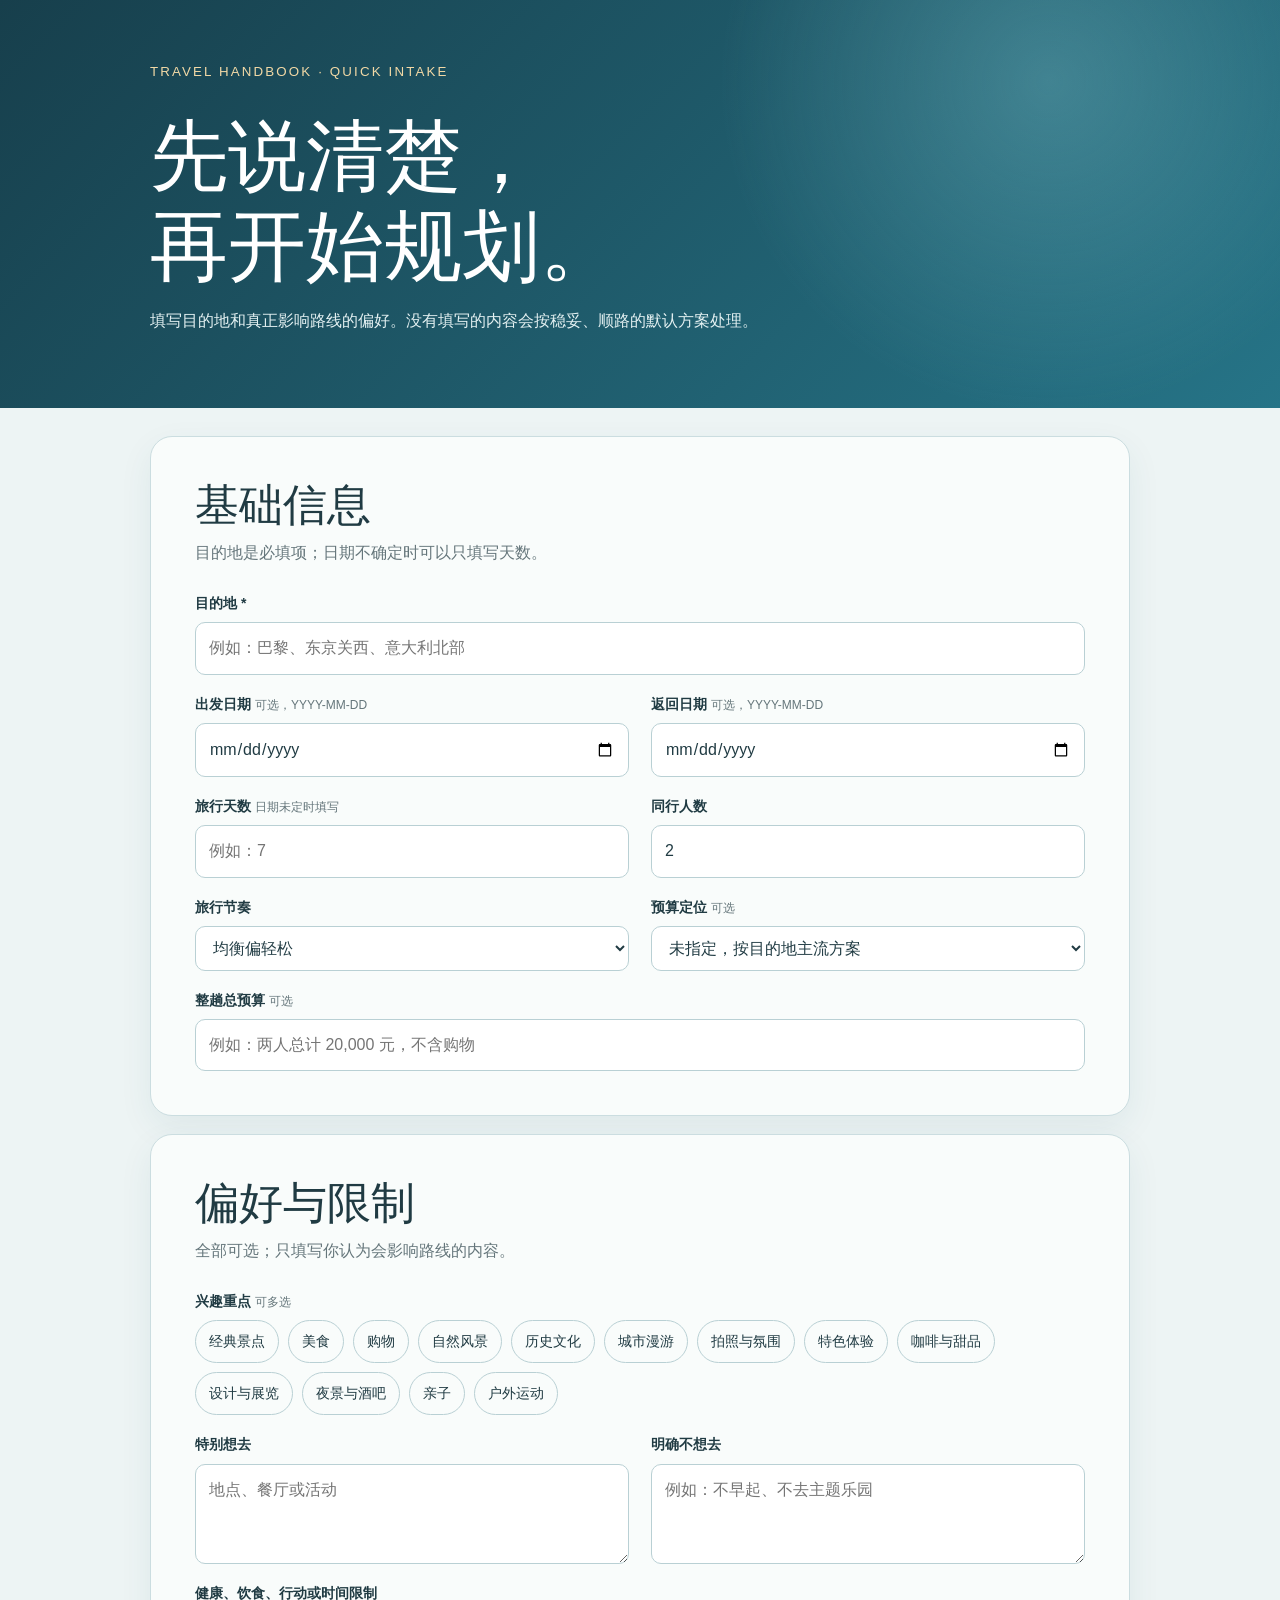
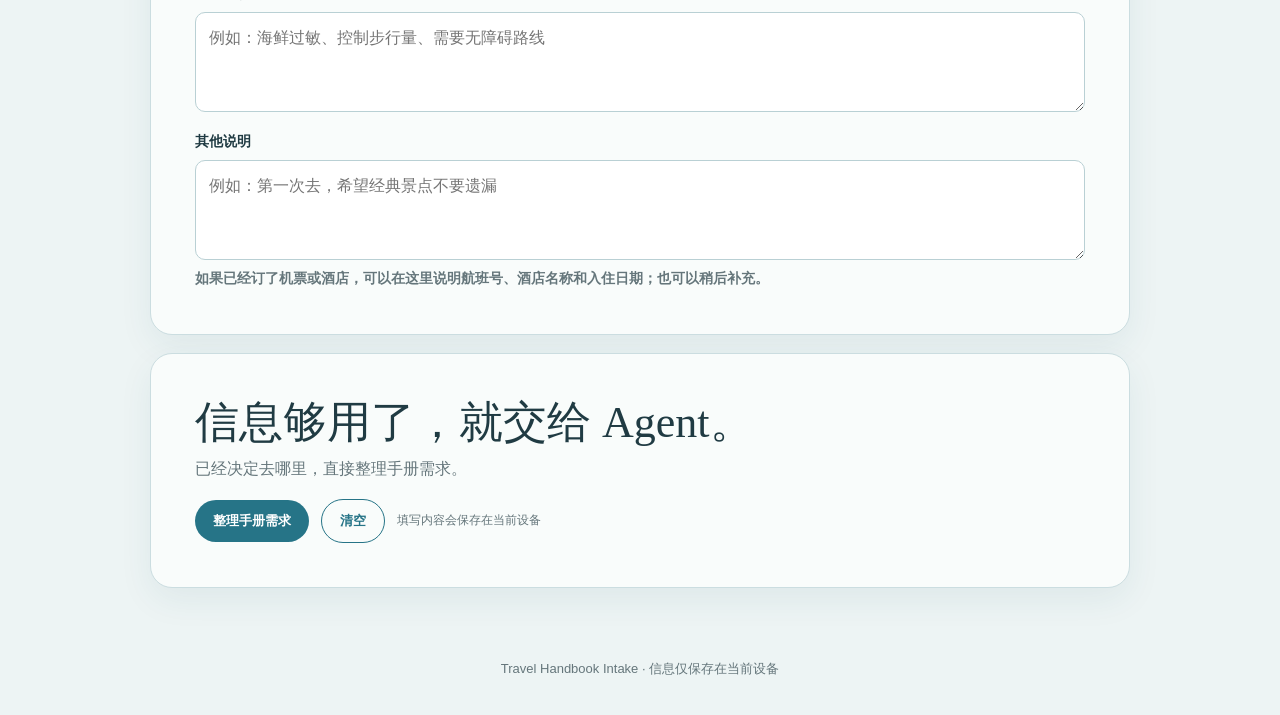
<file: assets/intake-questionnaire/index.html>
<!doctype html>
<html lang="zh-CN">
<head>
  <meta charset="utf-8">
  <meta name="viewport" content="width=device-width,initial-scale=1">
  <title>旅行手册需求问卷</title>
  <style>
    :root{--primary:#267487;--primary-dark:#173f4c;--paper:#edf4f4;--card:#f9fcfb;--ink:#203b43;--muted:#65767b;--gold:#d1a45e;--line:#cbdde0}
    *{box-sizing:border-box}body{margin:0;background:var(--paper);color:var(--ink);font:16px/1.65 -apple-system,BlinkMacSystemFont,"PingFang SC","Microsoft YaHei",sans-serif}
    header{padding:58px max(22px,calc((100% - 980px)/2));color:#fff;background:radial-gradient(circle at 82% 20%,#82c5ce55,transparent 30%),linear-gradient(135deg,#173f4c,#267487)}
    header small{color:#f2d9a6;letter-spacing:.16em}h1,h2{font-family:Georgia,"Songti SC",serif;font-weight:500;line-height:1.15}h1{font-size:clamp(42px,8vw,78px);margin:28px 0 14px}header p{max-width:620px;color:#e4f1f2}
    main{width:min(980px,calc(100% - 32px));margin:28px auto 70px}.card{padding:clamp(22px,4vw,44px);margin:18px 0;background:var(--card);border:1px solid var(--line);border-radius:22px;box-shadow:0 12px 34px #1b536012}
    h2{font-size:clamp(28px,5vw,44px);margin:0 0 8px}.intro{color:var(--muted);margin-top:0}.grid{display:grid;grid-template-columns:repeat(2,minmax(0,1fr));gap:18px 22px;margin-top:26px}.full{grid-column:1/-1}.field{display:grid;gap:7px}.hint{color:var(--muted);font-size:12px;font-weight:400}label,.field>span{font-weight:700;font-size:14px}
    input,select,textarea{width:100%;padding:12px 13px;border:1px solid #b9d0d4;border-radius:10px;background:#fff;color:var(--ink);font:inherit}textarea{min-height:100px;resize:vertical}.choices{display:flex;flex-wrap:wrap;gap:9px}.choices label{padding:9px 13px;border:1px solid #b9d0d4;border-radius:999px;font-weight:500;cursor:pointer}.choices input{position:absolute;opacity:0}.choices input:checked+label{color:#fff;background:var(--primary);border-color:var(--primary)}
    .actions{display:flex;align-items:center;gap:12px;flex-wrap:wrap}.button{padding:12px 18px;border:0;border-radius:999px;background:var(--primary);color:#fff;font-weight:700;cursor:pointer}.button.secondary{background:transparent;color:var(--primary);border:1px solid var(--primary)}#result{display:none}#result.show{display:block}.output{white-space:pre-wrap;padding:18px;background:#e8f1f2;border:1px solid var(--line);border-radius:12px;font-size:14px}.status{color:var(--primary);font-size:13px}footer{text-align:center;color:var(--muted);font-size:13px;padding:0 16px 36px}
    @media(max-width:650px){.grid{grid-template-columns:1fr}.full{grid-column:auto}.card{border-radius:16px}header{padding:42px 20px}main{width:min(100% - 24px,600px)}}
  </style>
</head>
<body>
  <header><small>TRAVEL HANDBOOK · QUICK INTAKE</small><h1>先说清楚，<br>再开始规划。</h1><p>填写目的地和真正影响路线的偏好。没有填写的内容会按稳妥、顺路的默认方案处理。</p></header>
  <main>
    <form id="form">
      <section class="card"><h2>基础信息</h2><p class="intro">目的地是必填项；日期不确定时可以只填写天数。</p><div class="grid">
        <div class="field full"><label for="destination">目的地 *</label><input id="destination" name="destination" required placeholder="例如：巴黎、东京关西、意大利北部"></div>
        <div class="field"><label for="start">出发日期 <span class="hint">可选，YYYY-MM-DD</span></label><input id="start" name="start" type="date"></div>
        <div class="field"><label for="end">返回日期 <span class="hint">可选，YYYY-MM-DD</span></label><input id="end" name="end" type="date"></div>
        <div class="field"><label for="days">旅行天数 <span class="hint">日期未定时填写</span></label><input id="days" name="days" type="number" min="1" max="60" placeholder="例如：7"></div>
        <div class="field"><label for="travelers">同行人数</label><input id="travelers" name="travelers" type="number" min="1" max="30" value="2"></div>
        <div class="field"><label for="pace">旅行节奏</label><select id="pace" name="pace"><option>均衡偏轻松</option><option>轻松</option><option>均衡</option><option>充实</option></select></div>
        <div class="field"><label for="budget">预算定位 <span class="hint">可选</span></label><select id="budget" name="budget"><option>未指定，按目的地主流方案</option><option>经济实用</option><option>舒适型</option><option>品质型</option><option>高端型</option></select></div>
        <div class="field full"><label for="budgetAmount">整趟总预算 <span class="hint">可选</span></label><input id="budgetAmount" name="budgetAmount" placeholder="例如：两人总计 20,000 元，不含购物"></div>
      </div></section>
      <section class="card"><h2>偏好与限制</h2><p class="intro">全部可选；只填写你认为会影响路线的内容。</p><div class="grid">
        <div class="field full"><span>兴趣重点 <span class="hint">可多选</span></span><div class="choices">
          <input id="i1" type="checkbox" name="interest" value="经典景点"><label for="i1">经典景点</label>
          <input id="i2" type="checkbox" name="interest" value="美食"><label for="i2">美食</label>
          <input id="i3" type="checkbox" name="interest" value="购物"><label for="i3">购物</label>
          <input id="i4" type="checkbox" name="interest" value="自然风景"><label for="i4">自然风景</label>
          <input id="i5" type="checkbox" name="interest" value="历史文化"><label for="i5">历史文化</label>
          <input id="i6" type="checkbox" name="interest" value="城市漫游"><label for="i6">城市漫游</label>
          <input id="i7" type="checkbox" name="interest" value="拍照与氛围"><label for="i7">拍照与氛围</label>
          <input id="i8" type="checkbox" name="interest" value="特色体验"><label for="i8">特色体验</label>
          <input id="i9" type="checkbox" name="interest" value="咖啡与甜品"><label for="i9">咖啡与甜品</label>
          <input id="i10" type="checkbox" name="interest" value="设计与展览"><label for="i10">设计与展览</label>
          <input id="i11" type="checkbox" name="interest" value="夜景与酒吧"><label for="i11">夜景与酒吧</label>
          <input id="i12" type="checkbox" name="interest" value="亲子"><label for="i12">亲子</label>
          <input id="i13" type="checkbox" name="interest" value="户外运动"><label for="i13">户外运动</label>
        </div></div>
        <div class="field"><label for="must">特别想去</label><textarea id="must" name="must" placeholder="地点、餐厅或活动"></textarea></div>
        <div class="field"><label for="avoid">明确不想去</label><textarea id="avoid" name="avoid" placeholder="例如：不早起、不去主题乐园"></textarea></div>
        <div class="field full"><label for="constraints">健康、饮食、行动或时间限制</label><textarea id="constraints" name="constraints" placeholder="例如：海鲜过敏、控制步行量、需要无障碍路线"></textarea></div>
        <div class="field full"><label for="notes">其他说明</label><textarea id="notes" name="notes" placeholder="例如：第一次去，希望经典景点不要遗漏"></textarea><span class="hint">如果已经订了机票或酒店，可以在这里说明航班号、酒店名称和入住日期；也可以稍后补充。</span></div>
      </div></section>
      <section class="card"><h2>信息够用了，就交给 Agent。</h2><p class="intro">已经决定去哪里，直接整理手册需求。</p><div class="actions"><button class="button" type="submit">整理手册需求</button><button class="button secondary" id="clear" type="button">清空</button><span class="hint">填写内容会保存在当前设备</span></div></section>
    </form>
    <section class="card" id="result"><h2>你的旅行手册需求</h2><p class="intro">复制下面内容，发给支持 Travel Handbook skill 的 Agent。</p><div class="output" id="output"></div><div class="actions" style="margin-top:14px"><button class="button" id="copy" type="button">复制给 Agent</button><span class="status" id="status"></span></div></section>
  </main><footer>Travel Handbook Intake · 信息仅保存在当前设备</footer>
  <script>
    const form=document.querySelector('#form'),key='travel-handbook-intake-v1',output=document.querySelector('#output');
    const fields=[...form.querySelectorAll('input,select,textarea')];
    const read=()=>{const d={};new FormData(form).forEach((v,k)=>{if(k==='interest')(d[k]??=[]).push(v);else d[k]=String(v).trim()});d.interest??=[];return d};
    const save=()=>localStorage.setItem(key,JSON.stringify(read()));
    const restore=()=>{try{const d=JSON.parse(localStorage.getItem(key)||'{}');fields.forEach(x=>{if(x.name==='interest')x.checked=(d.interest||[]).includes(x.value);else if(d[x.name]!=null)x.value=d[x.name]})}catch(e){}};
    const make=()=>{const d=read(),date=d.start?(d.end?`${d.start} 至 ${d.end}`:`${d.start} 出发`):(d.days?`${d.days} 天，日期未定`:'日期与天数未定');return [`请使用 travel-handbook skill，为我生成一份完整的 ${d.destination||'指定目的地'} 旅行手册。`,'',`【基础信息】`,`旅行时间：${date}`,`同行人数：${d.travelers||'未填写，按 2 名成人处理'}`,`旅行节奏：${d.pace||'均衡偏轻松'}`,'',`【预算与兴趣】`,`预算定位：${d.budget||'未指定'}`,`整趟总预算：${d.budgetAmount||'未指定'}`,`兴趣重点：${d.interest.length?d.interest.join('、'):'未指定，按目的地主流首次旅行方案安排'}`,'',`【个性化要求】`,`特别想去：${d.must||'未指定'}`,`明确不想去：${d.avoid||'未指定'}`,`限制与照顾：${d.constraints||'未指定'}`,`其他说明：${d.notes||'未指定'}`,'',`请把我选择的兴趣真正用于筛选地点和安排时间：主要行程中约三分之二的可选活动应直接匹配这些兴趣，避免为了填满模块加入低相关、重复或到处都能体验的项目。未指定偏好时，在保留首次到访经典内容的基础上，适度偏向中国年轻旅行者普遍更感兴趣的美食、潮流街区、设计审美、购物、拍照氛围和轻松夜间体验；不要强塞网红点，也不要为此增加额外的大范围搜索。所有未填写内容使用可靠、路线顺畅的默认方案。动态价格与开放信息不能可靠核验时使用保守表达，不得编造。`,'',`请根据以上信息研究并生成路线顺畅、数据可核验的旅行手册。未提供的交通和住宿保持待确认；动态开放时间、预约、票价、交通和天气必须标注来源与核验状态；没有可靠依据的内容不要编造。`].join('\n')};
    fields.forEach(x=>x.addEventListener('input',save));fields.forEach(x=>x.addEventListener('change',save));restore();
    form.addEventListener('submit',e=>{e.preventDefault();if(!form.reportValidity())return;output.textContent=make();document.querySelector('#result').classList.add('show');document.querySelector('#result').scrollIntoView({behavior:'smooth'});save()});
    document.querySelector('#copy').addEventListener('click',async()=>{try{await navigator.clipboard.writeText(output.textContent);document.querySelector('#status').textContent='已复制，可以发给 Agent。'}catch(e){document.querySelector('#status').textContent='请手动选择并复制。'}});
    document.querySelector('#clear').addEventListener('click',()=>{if(confirm('清空当前问卷内容？')){form.reset();localStorage.removeItem(key);output.textContent='';document.querySelector('#result').classList.remove('show')}});
  </script>
</body>
</html>
</file>
